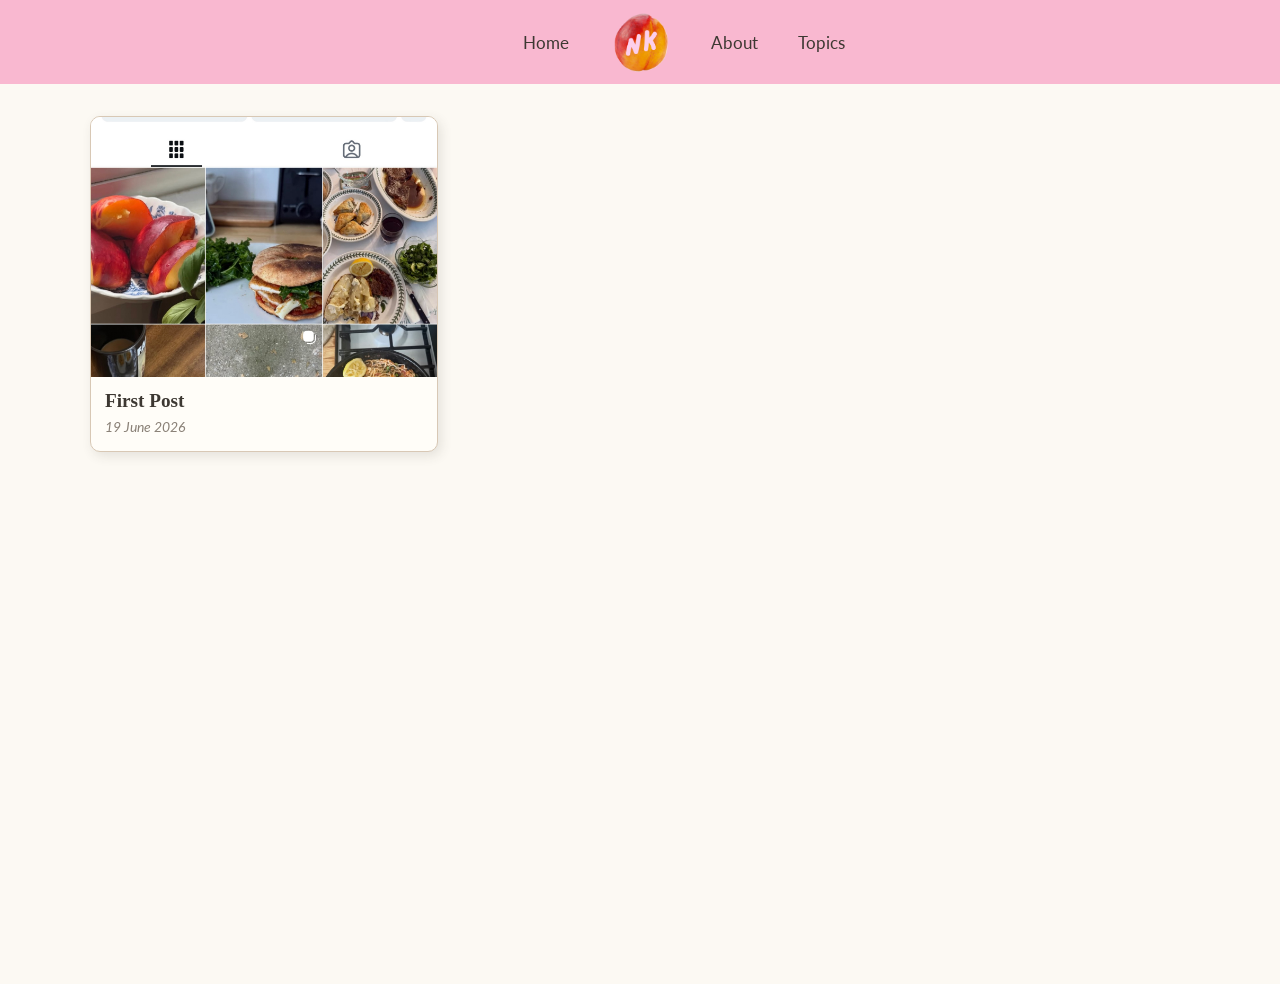
<file: index.html>
<!DOCTYPE html>
<html lang="en">
<head>
  <meta charset="UTF-8">
  <meta name="viewport" content="width=device-width, initial-scale=1.0">

  <!-- Change site title here -->
  <title>eatnektarines — Home</title>

  <!-- =====================================================
       STYLESHEETS — order matters, do not rearrange
       ===================================================== -->
  <link rel="stylesheet" href="styles/fonts.css">
  <link rel="stylesheet" href="styles/colors.css">
  <link rel="stylesheet" href="styles/base.css">
  <link rel="stylesheet" href="styles/banner.css">
  <link rel="stylesheet" href="styles/cards.css">
  <link rel="stylesheet" href="styles/responsive.css">

  <!-- Favicon — change to your own favicon path -->
  <!-- <link rel="icon" href="assets/images/logo/favicon.ico"> -->
</head>

<body>

  <!-- =====================================================
       SITE HEADER — banner is injected here by banner-html.js
       ===================================================== -->
  <div id="site-header"></div>

  <!-- =====================================================
       MAIN CONTENT
       ===================================================== -->
  <main class="page-content">

    <!-- Blog cards grid — filled dynamically by cards.js -->
    <!-- All posts from posts-data.js appear here, newest first -->
    <div class="cards-grid" id="home-cards-grid"></div>

  </main>

  <!-- =====================================================
       SCRIPTS — load data first, then renderers, then banner
       ===================================================== -->

  <!-- Data files — edit these to add posts and topics -->
  <script src="scripts/posts-data.js"></script>
  <script src="scripts/topics-data.js"></script>

  <!-- Renderer scripts -->
  <script src="scripts/cards.js"></script>

  <!-- Banner injector — ROOT_PATH stays '' for root-level pages -->
  <script>var ROOT_PATH = '';</script>
  <script src="scripts/banner-html.js"></script>

  <!-- Render ALL posts on home page (no topic filter) -->
  <script>
    document.addEventListener('DOMContentLoaded', function () {
      renderCards('home-cards-grid', null);  // null = show all topics
    });
  </script>

</body>
</html>
</file>
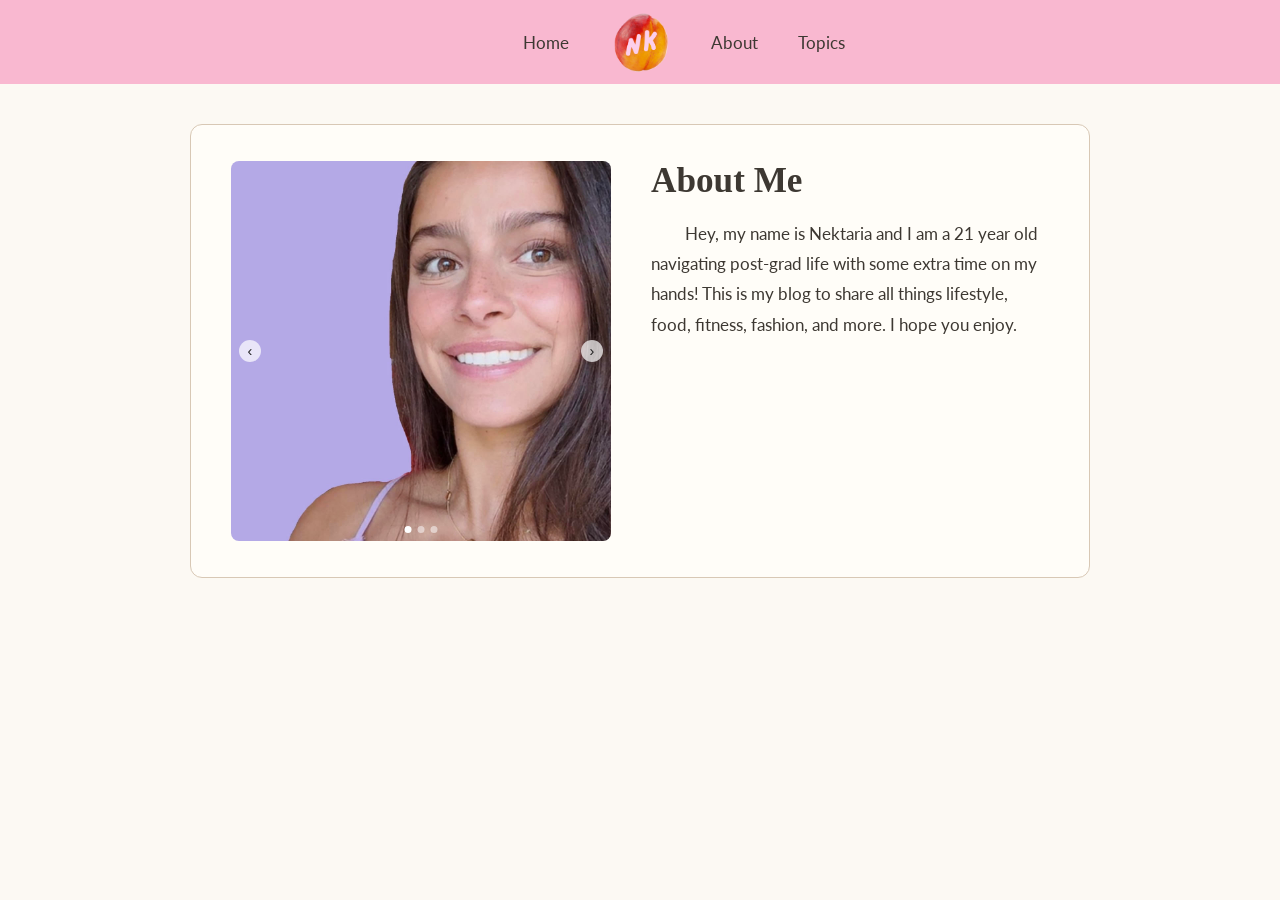
<file: about.html>
<!DOCTYPE html>
<html lang="en">
<head>
  <meta charset="UTF-8">
  <meta name="viewport" content="width=device-width, initial-scale=1.0">

  <!-- Change page title here -->
  <title>eatnektarines — About</title>

  <link rel="stylesheet" href="styles/fonts.css">
  <link rel="stylesheet" href="styles/colors.css">
  <link rel="stylesheet" href="styles/base.css">
  <link rel="stylesheet" href="styles/banner.css">
  <link rel="stylesheet" href="styles/about.css">
  <link rel="stylesheet" href="styles/responsive.css">
</head>

<body>

  <!-- Banner injected here -->
  <div id="site-header"></div>

  <!-- =====================================================
       ABOUT PAGE CONTENT
       Edit everything below — photo, heading, and bio text.
       ===================================================== -->
  <main class="page-content">

    <div class="about-card">

      <div class="about-photo">
        <div class="about-slideshow">
          <div class="slideshow-track" id="slideshow-track">
            <img src="assets/images/about/purple_selfie.jpg" alt="Purple selfie">
            <img src="assets/images/about/me_spetses.jpg" alt="Me in Spetses">
            <img src="assets/images/about/young_me_eating.jpg" alt="Young me eating">
          </div>
          <button class="slide-btn slide-prev" id="slide-prev">&#8249;</button>
          <button class="slide-btn slide-next" id="slide-next">&#8250;</button>
          <div class="slideshow-dots" id="slideshow-dots"></div>
        </div>
      </div>

      <!-- ---- ABOUT TEXT ---- -->
      <div class="about-text">

        <!-- Change heading here -->
        <h1 class="about-heading">About Me</h1>

        <!-- Change your bio text here -->
        <p class="about-body">
          Hey, my name is Nektaria and I am a 21 year old navigating post-grad life with 
          some extra time on my hands! This is my blog to share all things lifestyle, 
          food, fitness, fashion, and more. I hope you enjoy. 
        </p>

        <!-- Add more paragraphs below if needed: -->
        <!--
        <p class="about-body">
          Second paragraph goes here...
        </p>
        -->

      </div>

    </div>

  </main>

  <!-- Scripts -->
  <script src="scripts/posts-data.js"></script>
  <script src="scripts/topics-data.js"></script>
  <script>var ROOT_PATH = '';</script>
  <script src="scripts/banner-html.js"></script>

  <script>
    document.addEventListener('DOMContentLoaded', function () {
      var track   = document.getElementById('slideshow-track');
      var dotsBox = document.getElementById('slideshow-dots');
      if (!track) return;

      var images  = track.querySelectorAll('img');
      var total   = images.length;
      var current = 0;

      images.forEach(function (_, i) {
        var dot = document.createElement('button');
        dot.className = 'slideshow-dot' + (i === 0 ? ' active' : '');
        dot.setAttribute('aria-label', 'Go to photo ' + (i + 1));
        dot.addEventListener('click', function () { goTo(i); });
        dotsBox.appendChild(dot);
      });

      function goTo(index) {
        current = (index + total) % total;
        track.style.transform = 'translateX(-' + (current * 100) + '%)';
        dotsBox.querySelectorAll('.slideshow-dot').forEach(function (d, i) {
          d.classList.toggle('active', i === current);
        });
      }

      document.getElementById('slide-prev').addEventListener('click', function () { goTo(current - 1); });
      document.getElementById('slide-next').addEventListener('click', function () { goTo(current + 1); });

    });
  </script>

</body>
</html>
</file>
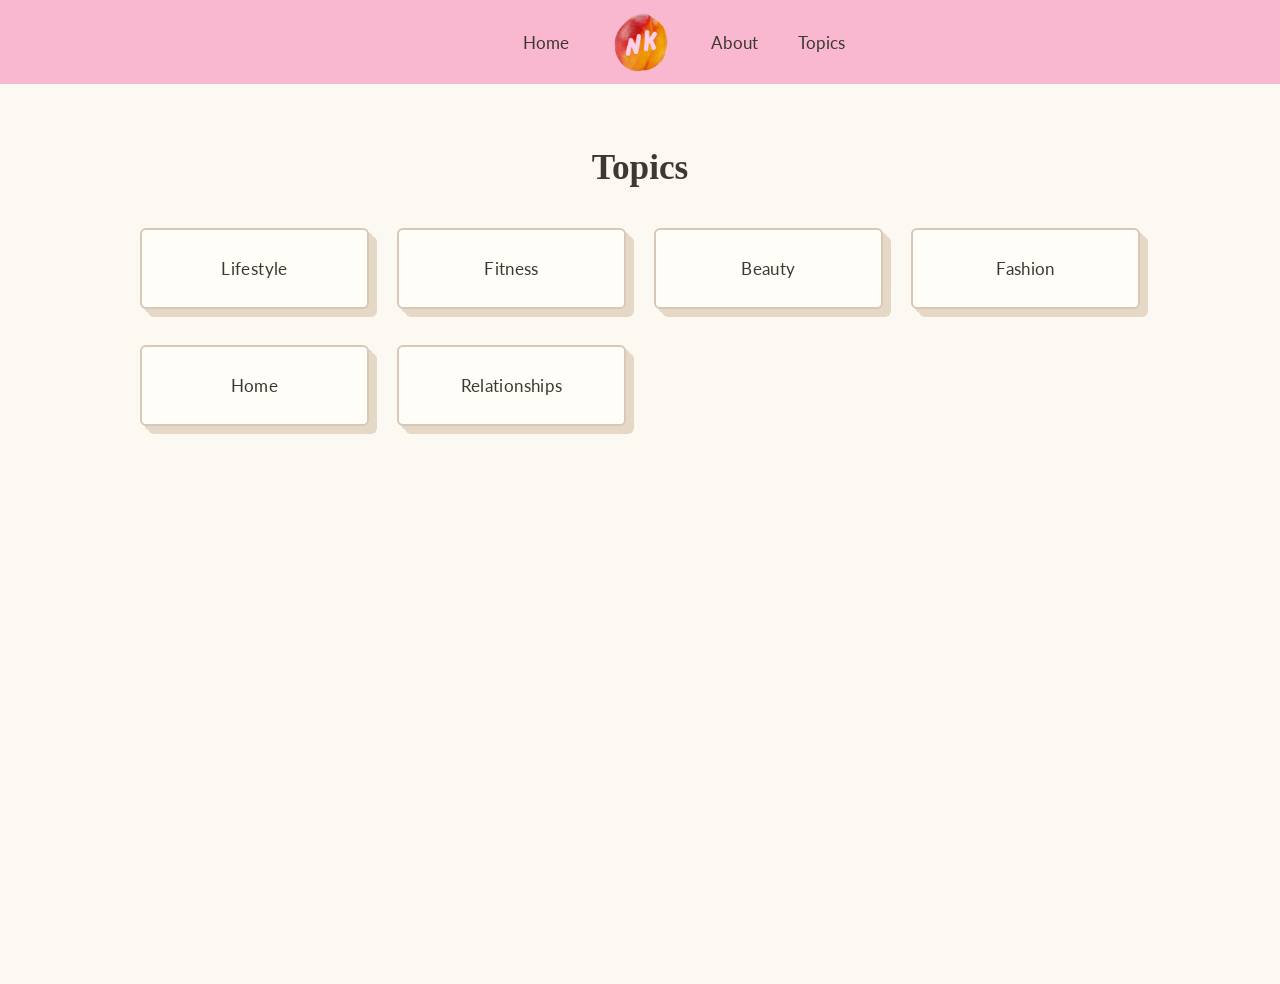
<file: topics.html>
<!DOCTYPE html>
<html lang="en">
<head>
  <meta charset="UTF-8">
  <meta name="viewport" content="width=device-width, initial-scale=1.0">
  <title>eatnektarines — Topics</title>
  <link rel="stylesheet" href="styles/fonts.css">
  <link rel="stylesheet" href="styles/colors.css">
  <link rel="stylesheet" href="styles/base.css">
  <link rel="stylesheet" href="styles/banner.css">
  <link rel="stylesheet" href="styles/cards.css">
  <link rel="stylesheet" href="styles/topics.css">
  <link rel="stylesheet" href="styles/responsive.css">
</head>
<body>

  <div id="site-header"></div>

  <main class="page-content">
    <h1 class="topics-page-title">Topics</h1>
    <!-- Topic cards injected here by topics.js -->
    <div class="topics-grid" id="topics-grid"></div>
  </main>

  <script src="scripts/posts-data.js"></script>
  <script src="scripts/topics-data.js"></script>
  <script src="scripts/topics.js"></script>
  <script>var ROOT_PATH = '';</script>
  <script src="scripts/banner-html.js"></script>
  <script>
    document.addEventListener('DOMContentLoaded', function () {
      renderTopics('topics-grid');
    });
  </script>

</body>
</html>
</file>
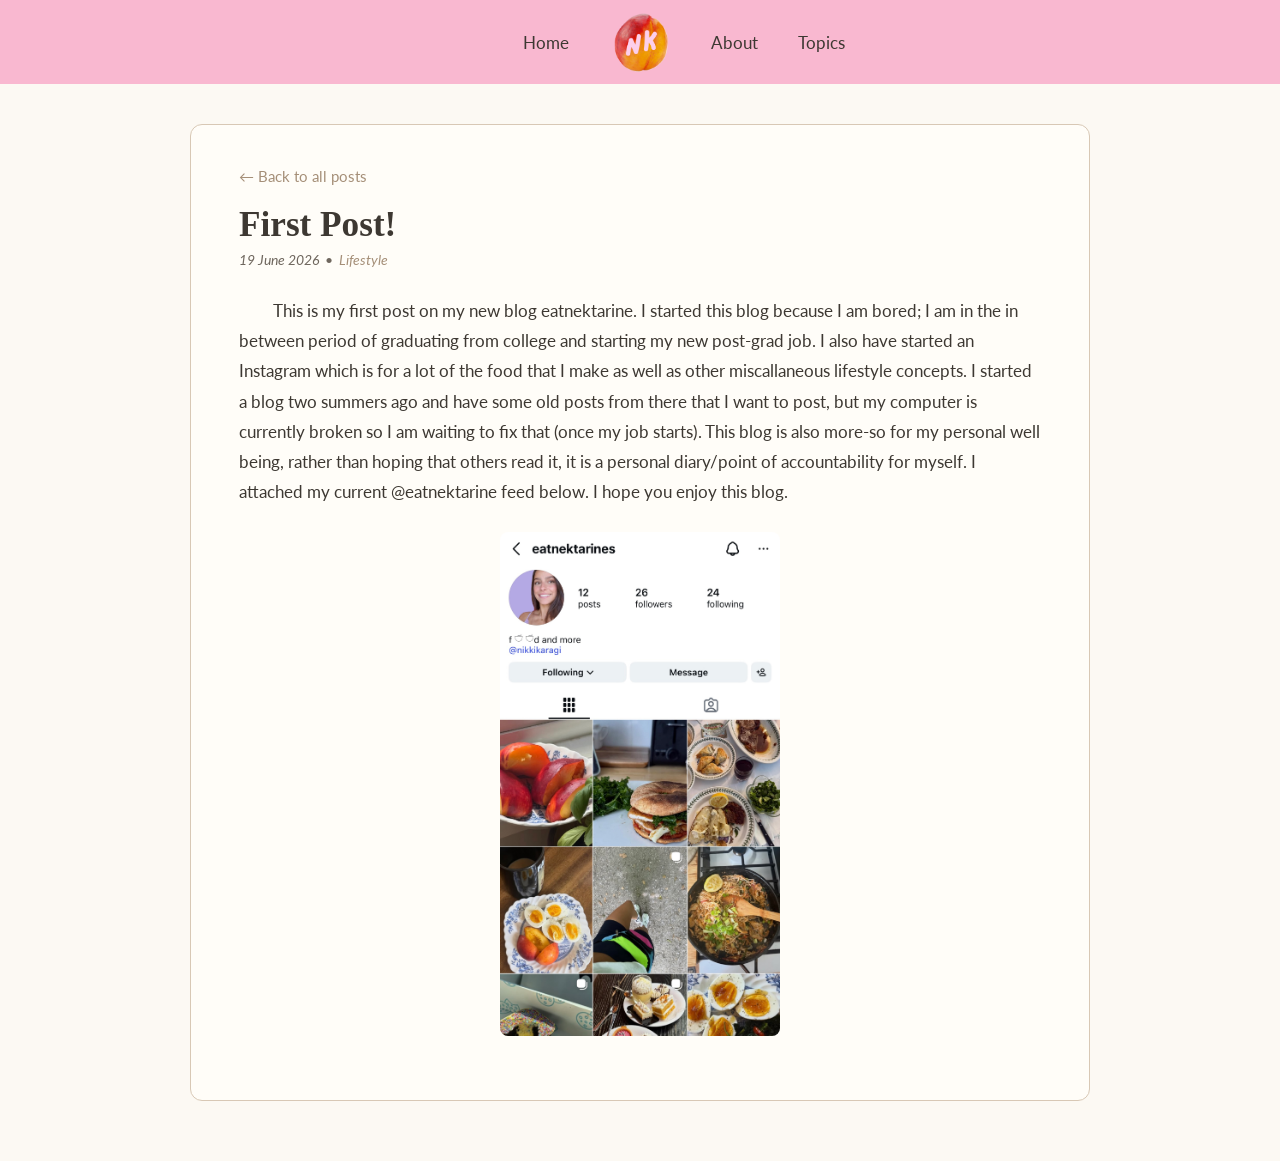
<file: posts/26-06-12_first-post.html>
<!DOCTYPE html>
<html lang="en">
<head>
  <meta charset="UTF-8">
  <meta name="viewport" content="width=device-width, initial-scale=1.0">
  <!-- Change this title to match your post title -->
  <title>eatnektarines — My Favorite Summer Table Settings</title>
  <link rel="stylesheet" href="../styles/fonts.css">
  <link rel="stylesheet" href="../styles/colors.css">
  <link rel="stylesheet" href="../styles/base.css">
  <link rel="stylesheet" href="../styles/banner.css">
  <link rel="stylesheet" href="../styles/post.css">
  <link rel="stylesheet" href="../styles/responsive.css">
</head>
<body>

  <div id="site-header"></div>

  <main class="page-content">
    <div class="post-wrapper">

      <!-- Back link -->
      <a class="post-back-link" href="../index.html">&larr; Back to all posts</a>

      <!-- =====================================================
           POST HEADER — change title and metadata here
           ===================================================== -->
      <h1 class="post-title">First Post!</h1>
      <p class="post-meta">
        19 June 2026 &nbsp;&bull;&nbsp;
        <a href="../topics/lifestyle.html">Lifestyle</a>
      </p>

      <!-- =====================================================
           POST BODY — write your blog content here.
           IMAGE FORMATTING GUIDE

           1. IMAGE FLOATED RIGHT — text wraps around left side:
              <div class="post-image-right">
                <img src="../assets/images/posts/FOLDER/IMAGE.jpg" alt="description">
              </div>
              <p>This text will wrap around the left side of the image...</p>

           2. IMAGE FLOATED LEFT — text wraps around right side:
              <div class="post-image-left">
                <img src="../assets/images/posts/FOLDER/IMAGE.jpg" alt="description">
              </div>
              <p>This text will wrap around the right side of the image...</p>

           3. IMAGE CENTERED BELOW TEXT — full width, no wrapping:
              <p>Your text paragraph above...</p>
              <div class="post-image-full">
                <img src="../assets/images/posts/FOLDER/IMAGE.jpg" alt="description">
              </div>
              <p>Text continues below the image...</p>

           4. IMAGE CENTERED, SMALLER (e.g. portrait/phone screenshot):
              <div class="post-image-center">
                <img src="../assets/images/posts/FOLDER/IMAGE.jpg" alt="description">
              </div>

           5. TWO IMAGES SIDE BY SIDE:
              <div class="post-image-row">
                <img src="../assets/images/posts/FOLDER/IMAGE1.jpg" alt="description">
                <img src="../assets/images/posts/FOLDER/IMAGE2.jpg" alt="description">
              </div>

           TIPS:
           - Put floated images BEFORE the paragraph you want beside them
           - Put post-image-full AFTER the paragraph above it
           - To stop text wrapping after a float, add: <div class="post-clear"></div>
           ===================================================== -->

      <div class="post-body">

        <p>
          This is my first post on my new blog eatnektarine. I started this blog because I am bored; I am in 
          the in between period of graduating from college and starting my new post-grad job. 
          I also have started an Instagram which is for a lot of the food that I make as well as other miscallaneous
          lifestyle concepts. I started a blog two summers ago and have some old posts from there that I want to post, 
          but my computer is currently broken so I am waiting to fix that (once my job starts). This blog is also more-so for my personal well being, 
          rather than hoping that others read it, it is a personal diary/point of accountability for myself. 
          I attached my current @eatnektarine feed below. I hope you enjoy this blog. 
        </p>

        <!-- Right-floated image example -->
        <div class="post-image-center">
          <img src="../assets/images/posts/26-06-12_first-post/phonto.jpg" alt="Eatnektarine insta">
        </div>

      </div>
      <!-- end .post-body -->

    </div>
    <!-- end .post-wrapper -->
  </main>

  <script src="../scripts/posts-data.js"></script>
  <script src="../scripts/topics-data.js"></script>
  <script>var ROOT_PATH = '../';</script>
  <script src="../scripts/banner-html.js"></script>

</body>
</html>
</file>
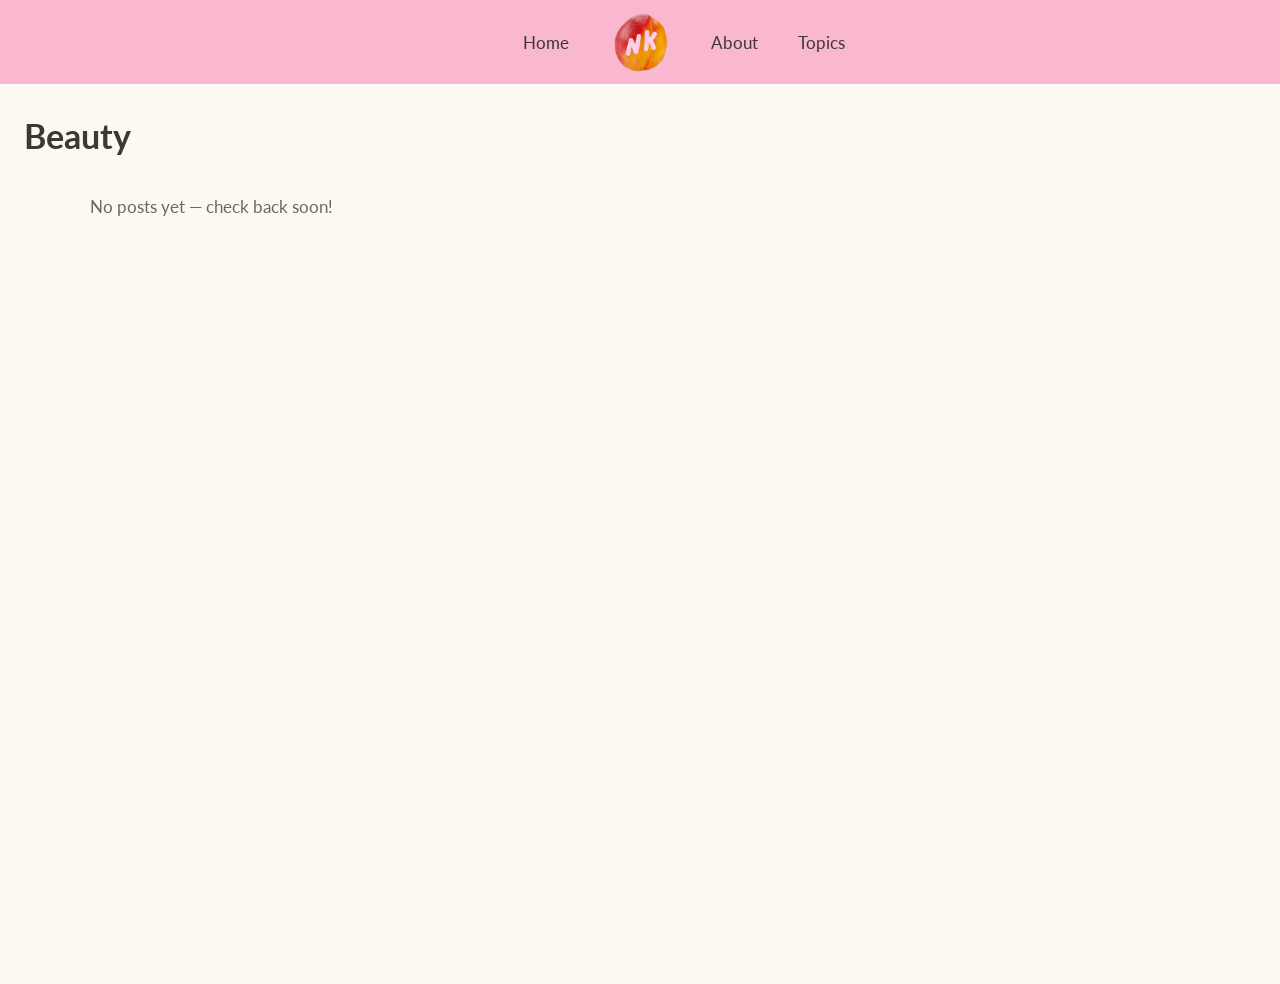
<file: topics/beauty.html>
<!DOCTYPE html>
<html lang="en">
<head>
  <meta charset="UTF-8">
  <meta name="viewport" content="width=device-width, initial-scale=1.0">
  <!-- Change page title here — e.g. "NK Blog — Beauty" -->
  <title>NK Blog — Beauty</title>
  <link rel="stylesheet" href="../styles/fonts.css">
  <link rel="stylesheet" href="../styles/colors.css">
  <link rel="stylesheet" href="../styles/base.css">
  <link rel="stylesheet" href="../styles/banner.css">
  <link rel="stylesheet" href="../styles/cards.css">
  <link rel="stylesheet" href="../styles/responsive.css">
</head>
<body>

  <div id="site-header"></div>

  <main class="page-content">
    <!-- Change the heading to match this topic -->
    <h1 class="topics-page-title" id="topic-heading">Beauty</h1>
    <div class="cards-grid" id="topic-cards-grid"></div>
  </main>

  <script src="../scripts/posts-data.js"></script>
  <script src="../scripts/topics-data.js"></script>
  <script src="../scripts/cards.js"></script>
  <script>var ROOT_PATH = '../';</script>
  <script src="../scripts/banner-html.js"></script>
  <script>
    document.addEventListener('DOMContentLoaded', function () {
      /* Change 'beauty' below to match this file's topic id */
      renderCards('topic-cards-grid', 'beauty');
    });
  </script>

</body>
</html>
</file>
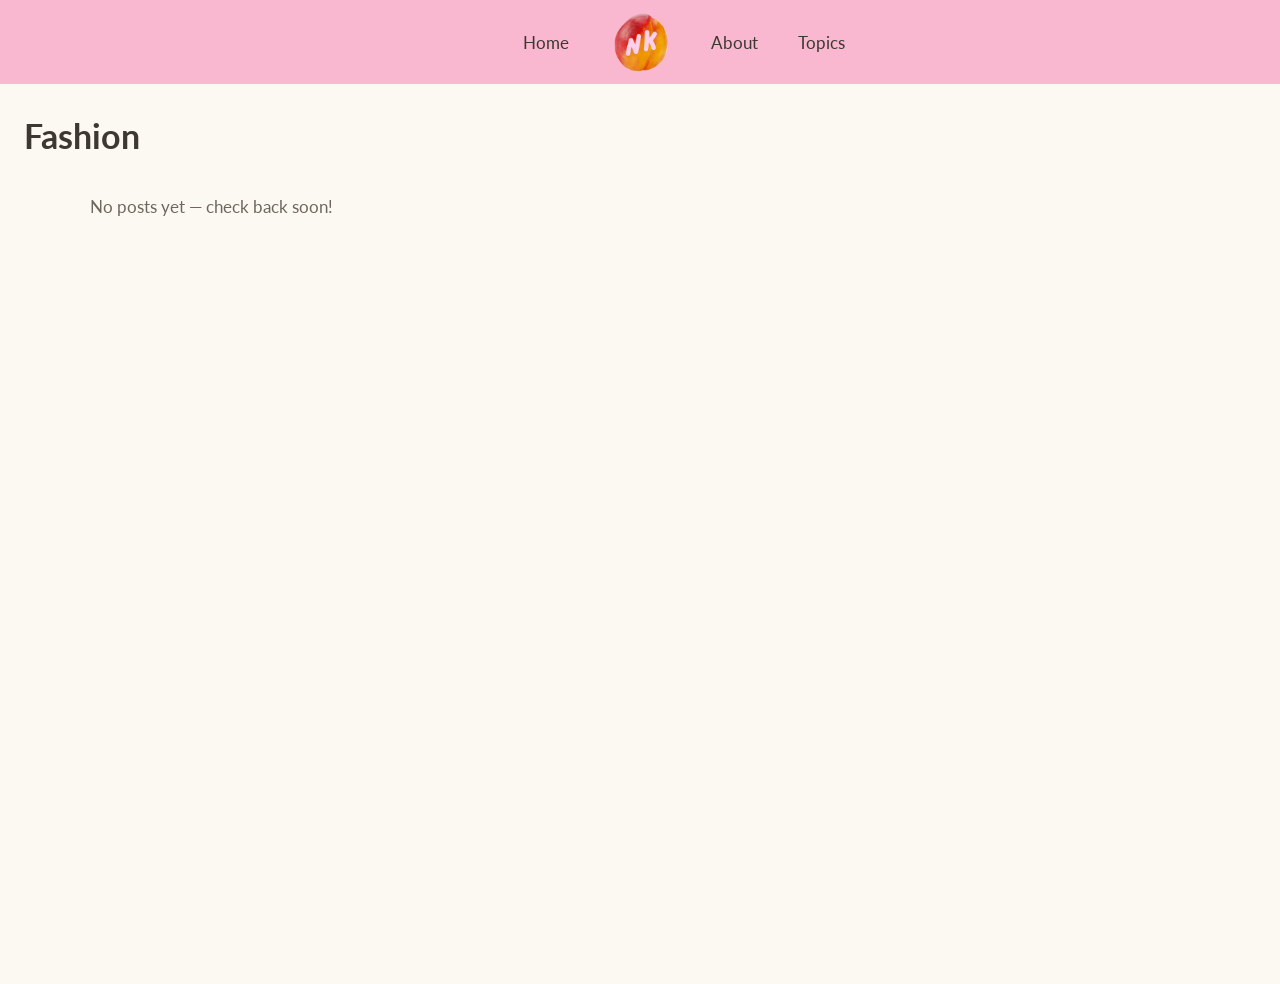
<file: topics/fashion.html>
<!DOCTYPE html>
<html lang="en">
<head>
  <meta charset="UTF-8">
  <meta name="viewport" content="width=device-width, initial-scale=1.0">
  <!-- Change page title here — e.g. "NK Blog — Fashion" -->
  <title>NK Blog — Fashion</title>
  <link rel="stylesheet" href="../styles/fonts.css">
  <link rel="stylesheet" href="../styles/colors.css">
  <link rel="stylesheet" href="../styles/base.css">
  <link rel="stylesheet" href="../styles/banner.css">
  <link rel="stylesheet" href="../styles/cards.css">
  <link rel="stylesheet" href="../styles/responsive.css">
</head>
<body>

  <div id="site-header"></div>

  <main class="page-content">
    <!-- Change the heading to match this topic -->
    <h1 class="topics-page-title" id="topic-heading">Fashion</h1>
    <div class="cards-grid" id="topic-cards-grid"></div>
  </main>

  <script src="../scripts/posts-data.js"></script>
  <script src="../scripts/topics-data.js"></script>
  <script src="../scripts/cards.js"></script>
  <script>var ROOT_PATH = '../';</script>
  <script src="../scripts/banner-html.js"></script>
  <script>
    document.addEventListener('DOMContentLoaded', function () {
      /* Change 'fashion' below to match this file's topic id */
      renderCards('topic-cards-grid', 'fashion');
    });
  </script>

</body>
</html>
</file>
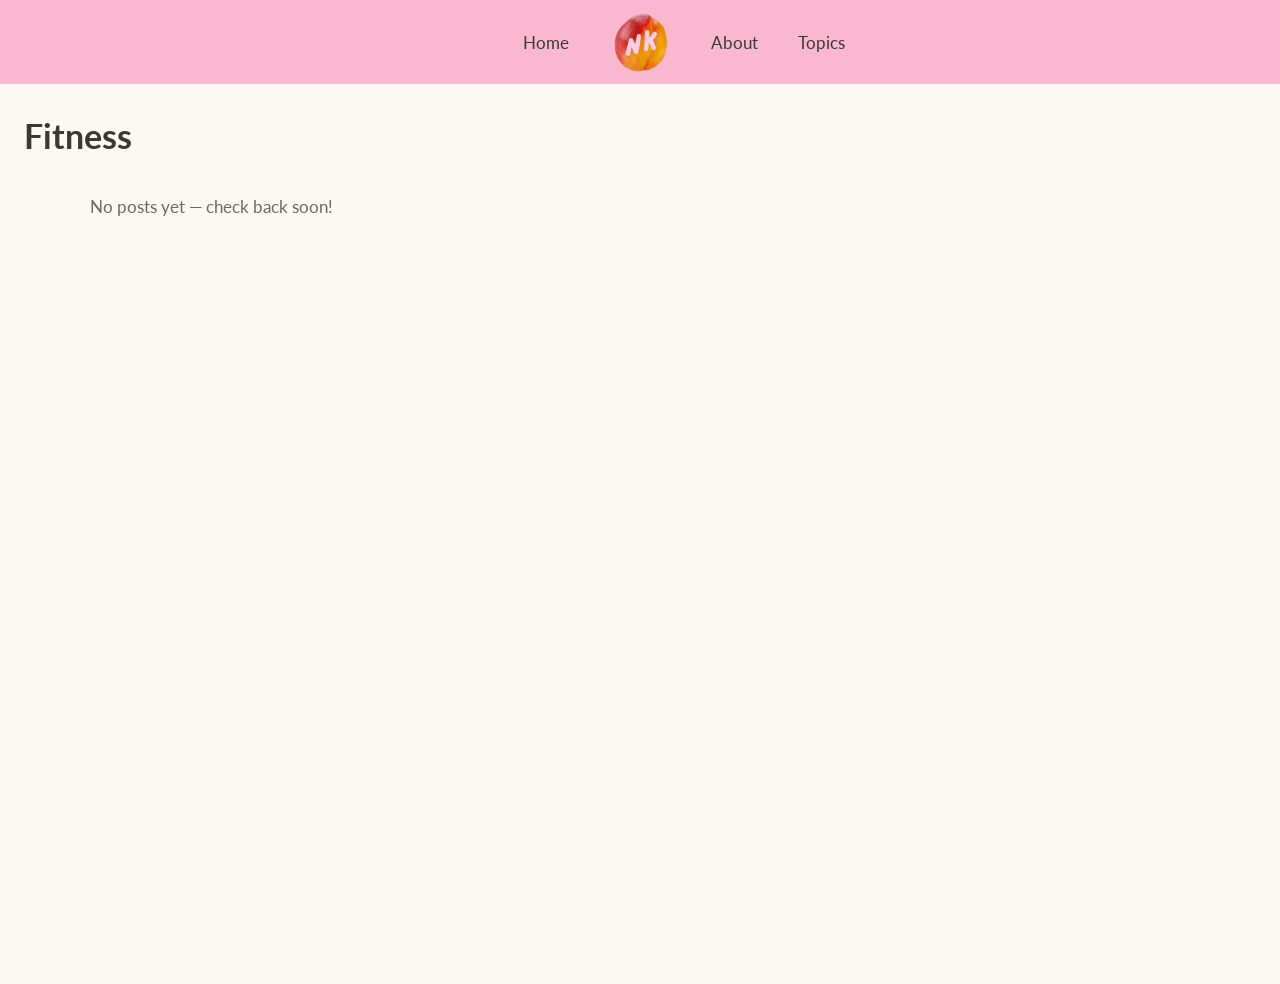
<file: topics/fitness.html>
<!DOCTYPE html>
<html lang="en">
<head>
  <meta charset="UTF-8">
  <meta name="viewport" content="width=device-width, initial-scale=1.0">
  <!-- Change page title here — e.g. "NK Blog — Fitness" -->
  <title>NK Blog — Fitness</title>
  <link rel="stylesheet" href="../styles/fonts.css">
  <link rel="stylesheet" href="../styles/colors.css">
  <link rel="stylesheet" href="../styles/base.css">
  <link rel="stylesheet" href="../styles/banner.css">
  <link rel="stylesheet" href="../styles/cards.css">
  <link rel="stylesheet" href="../styles/responsive.css">
</head>
<body>

  <div id="site-header"></div>

  <main class="page-content">
    <!-- Change the heading to match this topic -->
    <h1 class="topics-page-title" id="topic-heading">Fitness</h1>
    <div class="cards-grid" id="topic-cards-grid"></div>
  </main>

  <script src="../scripts/posts-data.js"></script>
  <script src="../scripts/topics-data.js"></script>
  <script src="../scripts/cards.js"></script>
  <script>var ROOT_PATH = '../';</script>
  <script src="../scripts/banner-html.js"></script>
  <script>
    document.addEventListener('DOMContentLoaded', function () {
      /* Change 'fitness' below to match this file's topic id */
      renderCards('topic-cards-grid', 'fitness');
    });
  </script>

</body>
</html>
</file>
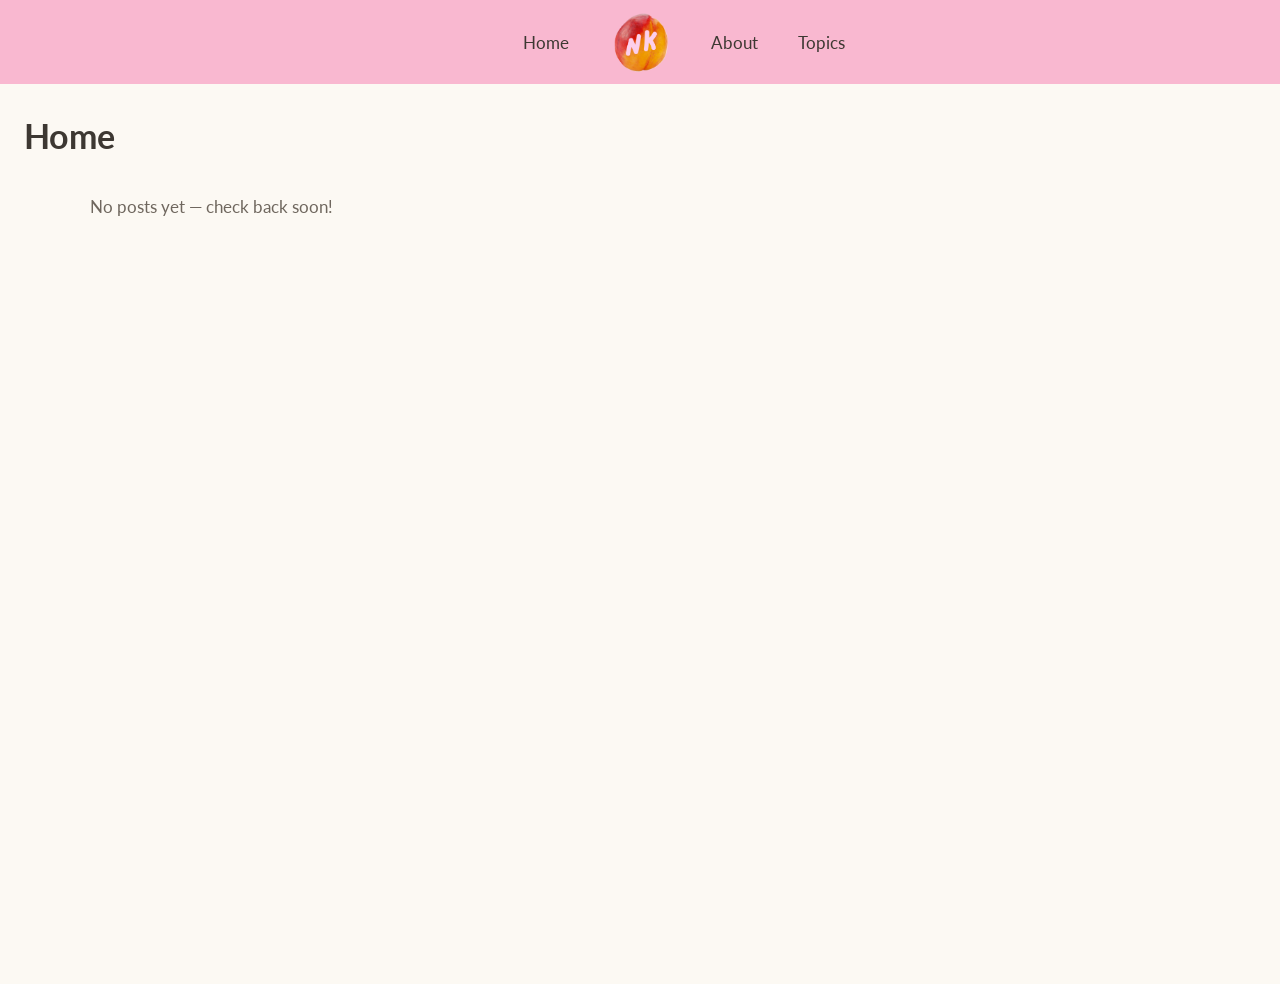
<file: topics/home.html>
<!DOCTYPE html>
<html lang="en">
<head>
  <meta charset="UTF-8">
  <meta name="viewport" content="width=device-width, initial-scale=1.0">
  <!-- Change page title here — e.g. "NK Blog — Home" -->
  <title>NK Blog — Home</title>
  <link rel="stylesheet" href="../styles/fonts.css">
  <link rel="stylesheet" href="../styles/colors.css">
  <link rel="stylesheet" href="../styles/base.css">
  <link rel="stylesheet" href="../styles/banner.css">
  <link rel="stylesheet" href="../styles/cards.css">
  <link rel="stylesheet" href="../styles/responsive.css">
</head>
<body>

  <div id="site-header"></div>

  <main class="page-content">
    <!-- Change the heading to match this topic -->
    <h1 class="topics-page-title" id="topic-heading">Home</h1>
    <div class="cards-grid" id="topic-cards-grid"></div>
  </main>

  <script src="../scripts/posts-data.js"></script>
  <script src="../scripts/topics-data.js"></script>
  <script src="../scripts/cards.js"></script>
  <script>var ROOT_PATH = '../';</script>
  <script src="../scripts/banner-html.js"></script>
  <script>
    document.addEventListener('DOMContentLoaded', function () {
      /* Change 'home' below to match this file's topic id */
      renderCards('topic-cards-grid', 'home');
    });
  </script>

</body>
</html>
</file>
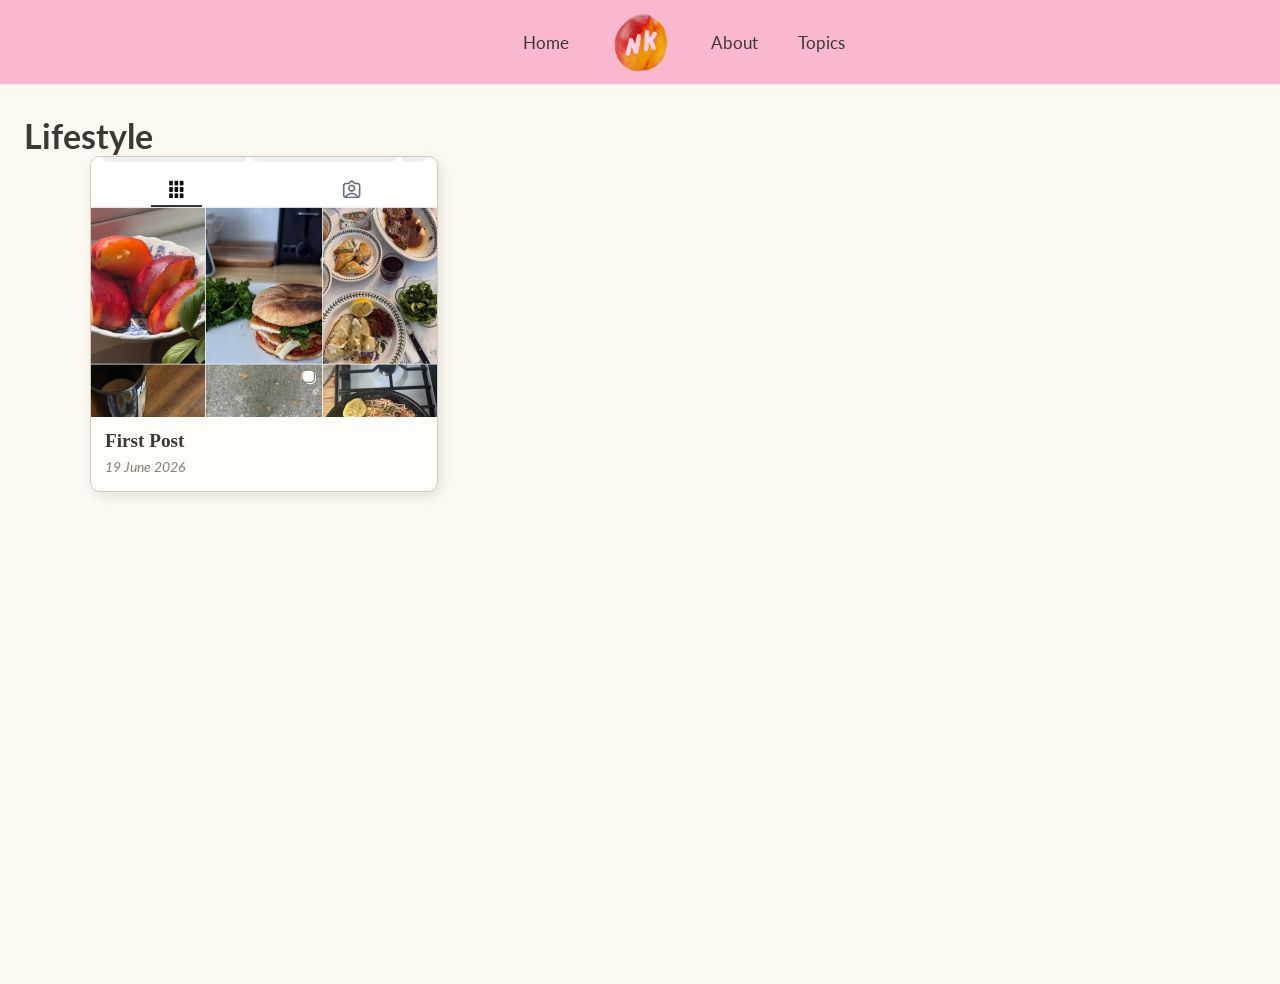
<file: topics/lifestyle.html>
<!DOCTYPE html>
<html lang="en">
<head>
  <meta charset="UTF-8">
  <meta name="viewport" content="width=device-width, initial-scale=1.0">
  <!-- Change page title here — e.g. "NK Blog — Lifestyle" -->
  <title>NK Blog — Lifestyle</title>
  <link rel="stylesheet" href="../styles/fonts.css">
  <link rel="stylesheet" href="../styles/colors.css">
  <link rel="stylesheet" href="../styles/base.css">
  <link rel="stylesheet" href="../styles/banner.css">
  <link rel="stylesheet" href="../styles/cards.css">
  <link rel="stylesheet" href="../styles/responsive.css">
</head>
<body>

  <div id="site-header"></div>

  <main class="page-content">
    <!-- Change the heading to match this topic -->
    <h1 class="topics-page-title" id="topic-heading">Lifestyle</h1>
    <div class="cards-grid" id="topic-cards-grid"></div>
  </main>

  <script src="../scripts/posts-data.js"></script>
  <script src="../scripts/topics-data.js"></script>
  <script src="../scripts/cards.js"></script>
  <script>var ROOT_PATH = '../';</script>
  <script src="../scripts/banner-html.js"></script>
  <script>
    document.addEventListener('DOMContentLoaded', function () {
      /* Change 'lifestyle' below to match this file's topic id */
      renderCards('topic-cards-grid', 'lifestyle');
    });
  </script>

</body>
</html>
</file>
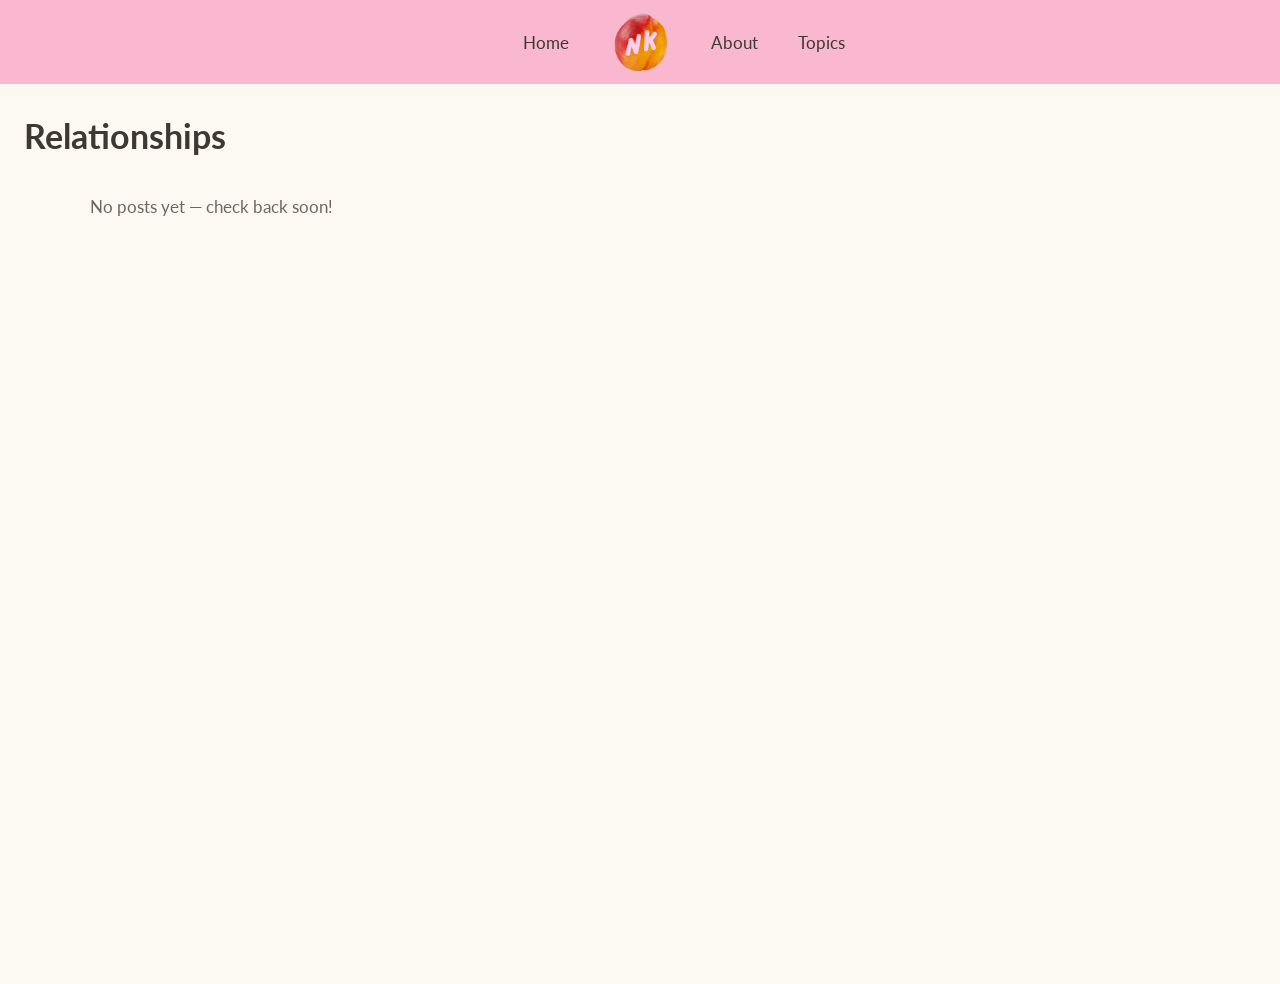
<file: topics/relationships.html>
<!DOCTYPE html>
<html lang="en">
<head>
  <meta charset="UTF-8">
  <meta name="viewport" content="width=device-width, initial-scale=1.0">
  <!-- Change page title here — e.g. "NK Blog — Relationships" -->
  <title>NK Blog — Relationships</title>
  <link rel="stylesheet" href="../styles/fonts.css">
  <link rel="stylesheet" href="../styles/colors.css">
  <link rel="stylesheet" href="../styles/base.css">
  <link rel="stylesheet" href="../styles/banner.css">
  <link rel="stylesheet" href="../styles/cards.css">
  <link rel="stylesheet" href="../styles/responsive.css">
</head>
<body>

  <div id="site-header"></div>

  <main class="page-content">
    <!-- Change the heading to match this topic -->
    <h1 class="topics-page-title" id="topic-heading">Relationships</h1>
    <div class="cards-grid" id="topic-cards-grid"></div>
  </main>

  <script src="../scripts/posts-data.js"></script>
  <script src="../scripts/topics-data.js"></script>
  <script src="../scripts/cards.js"></script>
  <script>var ROOT_PATH = '../';</script>
  <script src="../scripts/banner-html.js"></script>
  <script>
    document.addEventListener('DOMContentLoaded', function () {
      /* Change 'relationships' below to match this file's topic id */
      renderCards('topic-cards-grid', 'relationships');
    });
  </script>

</body>
</html>
</file>
<file: styles/fonts.css>
/* ============================================================
   FONTS.CSS — All font choices live here.
   Swap out any font-family or import URL to change fonts site-wide.
   ============================================================ */

/* --- FONT IMPORTS ---
   To use a Google Font:
   1. Go to fonts.google.com and find a font you like
   2. Copy the @import URL and paste it below, replacing the existing one
   ------------------------------------------------------------ */

/* Change display/heading font import here */
@import url('https://fonts.googleapis.com/css2?family=Caveat:wght@400;600;700&display=swap');

/* Change body font import here */
@import url('https://fonts.googleapis.com/css2?family=Lato:ital,wght@0,300;0,400;0,700;1,300&display=swap');


/* ============================================================
   FONT VARIABLES — Used across all CSS files
   ============================================================ */

:root {

  /* --- BANNER / NAV FONT --- */
  --font-nav: 'Cormorant', cursive;           /* Change banner nav font here */
  --font-nav-size: 1.6rem;                 /* Change banner nav font size here */
  --font-nav-weight: 600;                  /* Change banner nav font weight here */

  /* --- BLOG CARD TITLE FONT --- */
  --font-card-title: 'Cormorant', cursive;    /* Change blog card title font here */
  --font-card-title-size: 1.2rem;          /* Change blog card title size here */
  --font-card-title-weight: 600;           /* Change blog card title weight here */

  /* --- BLOG CARD DATE FONT --- */
  --font-card-date: 'Lato', sans-serif;    /* Change blog card date font here */
  --font-card-date-size: 0.85rem;          /* Change blog card date size here */

  /* --- TOPIC CARD LABEL FONT --- */
  --font-topic-label: 'Lato', sans-serif;  /* Change topic card label font here */
  --font-topic-label-size: 1.05rem;        /* Change topic card label size here */

  /* --- PAGE HEADINGS (h1, h2) --- */
  --font-heading: 'Cormorant', cursive;       /* Change page heading font here */
  --font-heading-size-h1: 2.2rem;          /* Change H1 size here */
  --font-heading-size-h2: 1.6rem;          /* Change H2 size here */

  /* --- BODY / PARAGRAPH TEXT --- */
  --font-body: 'Lato', sans-serif;         /* Change body paragraph font here */
  --font-body-size: 1.05rem;              /* Change body font size here */
  --font-body-line-height: 1.8;           /* Change body line height here */

  /* --- ABOUT PAGE --- */
  --font-about-heading: 'Cormorant', cursive; /* Change About page heading font here */
  --font-about-body: 'Lato', sans-serif;   /* Change About page body font here */

}
</file>
<file: styles/colors.css>
/* ============================================================
   COLORS.CSS — All site colors live here.
   Change any value below to update the color everywhere on the site.
   ============================================================ */

:root {

  /* --- TOP BANNER --- */
  --color-banner-bg: #f9b8d0;           /* Change banner background color here */
  --color-banner-text: #3D3832;          /* Change banner nav text color here */

  /* --- PAGE BACKGROUND --- */
  --color-page-bg: #FCF9F3;             /* Change main page background here */

  /* --- BLOG POST CARDS (the little squares on home/topic pages) --- */
  --color-card-bg: #FFFDF8;             /* Change blog card background color here */
  --color-card-border: #D8C8B5;         /* Change blog card border color here */
  --color-card-shadow: rgba(61, 56, 50, 0.12); /* Change blog card shadow color here */
  --color-card-title: #3D3832;          /* Change blog card title text color here */
  --color-card-date: #8A8177;           /* Change blog card date text color here */

  /* --- TOPIC CATEGORY CARDS (Topics page squares) --- */
  --color-topic-card-bg: #FFFDF8;       /* Change topic card background here */
  --color-topic-card-border: #D8C8B5;   /* Change topic card border here */
  --color-topic-card-shadow-1: #E6D8C6; /* Change topic card back shadow here */
  --color-topic-card-shadow-2: #E6D8C6; /* Change topic card second shadow here */
  --color-topic-card-text: #3D3832;     /* Change topic card label text here */

  /* --- ABOUT PAGE --- */
  --color-about-card-bg: #FFFDF8;       /* Change about card background here */
  --color-about-card-border: #D8C8B5;   /* Change about card border here */

  /* --- BLOG POST PAGE --- */
  --color-post-card-bg: #FFFDF8;        /* Change blog post page card background here */
  --color-post-card-border: #D8C8B5;    /* Change blog post page card border here */

  /* --- MOBILE MENU OVERLAY --- */
  --color-mobile-menu-bg: #F8F3EA;      /* Change mobile hamburger menu background here */
  --color-mobile-menu-text: #3D3832;    /* Change mobile hamburger menu text color here */

  /* --- GENERAL TEXT --- */
  --color-text-primary: #3D3832;        /* Change main body text color here */
  --color-text-secondary: #6F675E;      /* Change secondary/subtitle text color here */

  /* --- LINKS --- */
  --color-link: #3D3832;                /* Change link text color here */
  --color-link-hover: #A58F78;          /* Change link hover color here */

}
</file>
<file: styles/base.css>
/* ============================================================
   BASE.CSS — Global resets and base styles.
   These apply to every page. Change carefully.
   ============================================================ */

/* Box-sizing reset — makes padding/border part of element width */
*, *::before, *::after {
  box-sizing: border-box;
  margin: 0;
  padding: 0;
}

/* Base HTML/body */
html {
  font-size: 16px;              /* Change root font size here (affects rem units) */
  scroll-behavior: smooth;
}

body {
  font-family: var(--font-body);
  font-size: var(--font-body-size);
  color: var(--color-text-primary);
  background-color: var(--color-page-bg);
  min-height: 100vh;
  -webkit-font-smoothing: antialiased;
}

/* Remove default list styles */
ul, ol {
  list-style: none;
}

/* Make images responsive by default */
img {
  max-width: 100%;
  height: auto;
  display: block;
}

/* Remove default anchor styles */
a {
  color: var(--color-link);
  text-decoration: none;
}

/* Sticky top — banner stays at top of viewport on scroll */
.site-header {
  position: sticky;             /* Change to 'relative' if you don't want sticky banner */
  top: 0;
  z-index: 100;
  width: 100%;
}
</file>
<file: styles/banner.css>
/* ============================================================
   BANNER.CSS — Styles for the top banner / navigation bar.
   Applies to desktop and mobile layouts.
   ============================================================ */

/* ---- DESKTOP BANNER ---- */

.banner {
  /* Change banner background color in colors.css → --color-banner-bg */
  background-color: var(--color-banner-bg);

  /* Optional: use a banner background IMAGE instead of a color.
     Uncomment the lines below and set the image path.
     Comment out background-color above if using an image. */
  /* background-image: url('../assets/images/banner/banner-bg.jpg'); */
  /* background-size: cover; */
  /* background-position: center; */

  display: flex;
  align-items: center;
  justify-content: center;        /* centers the logo */
  position: relative;
  padding: 10px 30px;
  width: 100%;
  box-sizing: border-box;
  min-height: 80px;               /* Change banner height here */
}

/* Nav links sit on either side of the logo */
.banner-nav {
  display: flex;
  align-items: center;
  gap: 40px;                      /* Change spacing between nav items here */
  position: absolute;
  left: 50%;
  transform: translateX(-50%);
  width: 100%;
  justify-content: center;
  pointer-events: none;           /* let clicks pass through to links */
}

.banner-nav a {
  pointer-events: all;
  font-family: var(--font-nav);
  font-size: var(--font-nav-size);
  font-weight: var(--font-nav-weight);
  color: var(--color-banner-text);
  text-decoration: none;
  letter-spacing: 0.03em;
  transition: color 0.2s;
}

.banner-nav a:hover {
  color: var(--color-link-hover);  /* Change nav hover color in colors.css */
}

/* Logo image centered in banner */
.banner-logo {
  position: relative;
  z-index: 2;
  display: flex;
  align-items: center;
}

.banner-logo img {
  height: 64px;                   /* Change logo size here */
  width: auto;
  display: block;
}

/* Space out Home/About/Topics around the logo */
.nav-left {
  flex: 1;
  display: flex;
  justify-content: flex-end;
  padding-right: 40px;
}

.nav-right {
  flex: 1;
  display: flex;
  justify-content: flex-start;
  padding-left: 40px;
  gap: 40px;
}

.banner-inner {
  display: flex;
  align-items: center;
  justify-content: center;
  width: 100%;
  max-width: 1200px;
}


/* ---- MOBILE BANNER ---- */

.mobile-banner {
  display: none;                  /* Hidden on desktop — shown in responsive.css */
  background-color: var(--color-banner-bg);
  align-items: center;
  justify-content: space-between;
  padding: 10px 16px;
  min-height: 60px;
  width: 100%;
  box-sizing: border-box;
  position: relative;
}

.mobile-banner-logo img {
  height: 44px;                   /* Change mobile logo size here */
  width: auto;
}

/* Hamburger icon — three dashes */
.hamburger-btn {
  background: none;
  border: none;
  cursor: pointer;
  display: flex;
  flex-direction: column;
  gap: 5px;
  padding: 6px;
}

.hamburger-btn span {
  display: block;
  width: 26px;
  height: 3px;
  background-color: var(--color-banner-text);  /* Change hamburger bar color in colors.css */
  border-radius: 2px;
  transition: background-color 0.2s;
}

/* Mobile slide-in menu overlay */
.mobile-menu {
  display: none;
  position: fixed;
  top: 0; right: 0; bottom: 0; left: 0;
  background-color: var(--color-mobile-menu-bg);
  z-index: 1000;
  flex-direction: column;
  align-items: center;
  justify-content: center;
  gap: 36px;
}

.mobile-menu.open {
  display: flex;
}

.mobile-menu a {
  font-family: var(--font-nav);
  font-size: 2.2rem;              /* Change mobile menu link size here */
  font-weight: 600;
  color: var(--color-mobile-menu-text);
  text-decoration: none;
  letter-spacing: 0.04em;
}

.mobile-menu a:hover {
  color: var(--color-link-hover);
}

/* Close (X) button inside mobile menu */
.mobile-menu-close {
  position: absolute;
  top: 18px;
  right: 22px;
  background: none;
  border: none;
  font-size: 2rem;
  cursor: pointer;
  color: var(--color-mobile-menu-text);
  line-height: 1;
}
</file>
<file: styles/cards.css>
/* ============================================================
   CARDS.CSS — Styles for blog post cards (the pink squares)
   shown on the Home page and Topic pages.
   ============================================================ */

/* ---- PAGE WRAPPER ---- */

.page-content {
  background-color: var(--color-page-bg);   /* Change page background in colors.css */
  min-height: 100vh;
  padding: 32px 24px 60px;                  /* Change page padding here */
  box-sizing: border-box;
}

/* ---- BLOG CARD GRID ---- */

.cards-grid {
  display: grid;
  /* Desktop: 3 columns. Change the number below to add/remove columns */
  grid-template-columns: repeat(3, 1fr);
  gap: 28px;                                /* Change gap between cards here */
  max-width: 1100px;                        /* Change max width of grid here */
  margin: 0 auto;
}


/* ---- INDIVIDUAL BLOG CARD ---- */

.blog-card {
  background-color: var(--color-card-bg);   /* Change card background in colors.css */
  border: 1.5px solid var(--color-card-border); /* Change card border in colors.css */
  border-radius: 10px;                      /* Change card corner roundness here */
  box-shadow: 3px 4px 12px var(--color-card-shadow); /* Change card shadow in colors.css */
  overflow: hidden;
  cursor: pointer;
  text-decoration: none;
  display: flex;
  flex-direction: column;
  transition: transform 0.18s, box-shadow 0.18s;
}

.blog-card:hover {
  transform: translateY(-4px);              /* Change card hover lift amount here */
  box-shadow: 5px 8px 20px var(--color-card-shadow);
}

/* Card thumbnail image */
.blog-card-image {
  width: 100%;
  aspect-ratio: 4 / 3;                     /* Change image aspect ratio here */
  object-fit: cover;
  display: block;
  background-color: #f0d6e0;               /* Fallback color if image missing */
}

/* Card text area below the image */
.blog-card-body {
  padding: 12px 14px 16px;                 /* Change card inner padding here */
  flex: 1;
  display: flex;
  flex-direction: column;
  gap: 6px;
}

/* Card title */
.blog-card-title {
  font-family: var(--font-card-title);
  font-size: var(--font-card-title-size);
  font-weight: var(--font-card-title-weight);
  color: var(--color-card-title);           /* Change card title color in colors.css */
  margin: 0;
  line-height: 1.3;

  /* Truncate long titles with ellipsis */
  display: -webkit-box;
  -webkit-line-clamp: 2;
  -webkit-box-orient: vertical;
  overflow: hidden;
}

/* Card date */
.blog-card-date {
  font-family: var(--font-card-date);
  font-size: var(--font-card-date-size);
  color: var(--color-card-date);            /* Change card date color in colors.css */
  font-style: italic;
  margin: 0;
}

/* Card excerpt (shown when no image is available) */
.blog-card-excerpt {
  font-family: var(--font-body);
  font-size: 0.9rem;
  color: var(--color-text-secondary);
  margin: 4px 0 0;
  line-height: 1.5;

  /* Show only a few lines then ellipsis */
  display: -webkit-box;
  -webkit-line-clamp: 3;                    /* Change number of excerpt lines here */
  -webkit-box-orient: vertical;
  overflow: hidden;
}

/* Card category badge (small label like "Lifestyle") */
.blog-card-category {
  display: inline-block;
  font-family: var(--font-body);
  font-size: 0.75rem;
  font-weight: 700;
  text-transform: uppercase;
  letter-spacing: 0.07em;
  background-color: var(--color-card-border);
  color: #fff;
  padding: 2px 8px;
  border-radius: 20px;
  margin-bottom: 2px;
  width: fit-content;
}
</file>
<file: styles/responsive.css>
/* ============================================================
   RESPONSIVE.CSS — Mobile and tablet breakpoints.
   This file makes the site look good on all screen sizes.
   Rules here OVERRIDE desktop styles at smaller widths.
   ============================================================ */


/* ============================================================
   TABLET — screens up to 900px wide
   ============================================================ */

@media (max-width: 900px) {

  /* Blog cards: 2 columns on tablet */
  .cards-grid {
    grid-template-columns: repeat(2, 1fr); /* Change tablet columns here */
    gap: 20px;
  }

  /* Topics grid: 2 columns on tablet */
  .topics-grid {
    grid-template-columns: repeat(2, 1fr); /* Change tablet topic columns here */
    gap: 28px 20px;
    padding: 30px 0 40px;
  }

  /* About card: stack photo on top of text */
  .about-card {
    flex-direction: column;
    align-items: center;
    padding: 28px 24px;
    gap: 24px;
    margin: 24px 16px 40px;
  }

  .about-photo {
    width: 220px;                          /* Change tablet about photo width here */
  }

  /* Blog post: smaller padding */
  .post-wrapper {
    padding: 28px 24px;
    margin: 20px 16px 40px;
  }

  /* Float images become full width on tablet */
  .post-image-right,
  .post-image-left {
    float: none;
    width: 100%;
    max-width: 100%;
    margin: 20px 0;
  }

}


/* ============================================================
   MOBILE — screens up to 600px wide
   ============================================================ */

@media (max-width: 600px) {

  /* ---- HIDE desktop banner, SHOW mobile banner ---- */
  .banner {
    display: none !important;
  }

  .mobile-banner {
    display: flex !important;
  }

  /* ---- PAGE CONTENT ---- */
  .page-content {
    padding: 20px 12px 48px;               /* Change mobile page padding here */
  }

  /* Blog cards: 1 column on mobile */
  .cards-grid {
    grid-template-columns: 1fr;            /* Change mobile columns here (1 = single column) */
    gap: 16px;
  }

  /* Topics grid: 2 columns on mobile (fits nicely) */
  .topics-grid {
    grid-template-columns: repeat(2, 1fr); /* Change mobile topic columns here */
    gap: 24px 16px;
    padding: 20px 0 36px;
  }

  /* About card: tighter on mobile */
  .about-card {
    flex-direction: column;
    align-items: center;
    padding: 20px 16px;
    margin: 16px 8px 36px;
    gap: 20px;
  }

  .about-photo {
    width: 160px;                          /* Change mobile about photo width here */
  }

  .about-heading {
    font-size: 1.6rem;                     /* Change mobile about heading size here */
  }

  /* Blog post page */
  .post-wrapper {
    padding: 20px 16px;
    margin: 12px 8px 36px;
    border-radius: 8px;
  }

  .post-title {
    font-size: 1.6rem;                     /* Change mobile post title size here */
  }

  .post-image-right,
  .post-image-left {
    float: none;
    width: 100%;
    max-width: 100%;
    margin: 16px 0;
  }

  /* Topics heading */
  .topics-page-title {
    font-size: 1.5rem;                     /* Change mobile topics heading size here */
  }

  /* Topic card: smaller padding on mobile */
  .topic-card {
    padding: 20px 10px;
  }

  /* Blog card title: slightly smaller on mobile */
  .blog-card-title {
    font-size: 1.05rem;
  }

}
</file>
<file: styles/about.css>
/* ============================================================
   ABOUT.CSS — Styles for the About Me page
   ============================================================ */

/* ---- ABOUT CARD CONTAINER ---- */

.about-card {
  background-color: var(--color-about-card-bg);       /* Change about card bg in colors.css */
  border: 1px solid var(--color-about-card-border);   /* Change about card border in colors.css */
  border-radius: 12px;                                /* Change about card corner radius here */
  max-width: 900px;                                   /* Change about card max width here */
  margin: 40px auto 60px;                             /* Change about card vertical margin here */
  padding: 36px 40px;                                 /* Change about card inner padding here */
  display: flex;
  gap: 40px;                                          /* Change gap between photo and text here */
  align-items: flex-start;
  box-sizing: border-box;
}

/* ---- ABOUT PHOTO ---- */

.about-photo {
  flex-shrink: 0;
  width: 380px;                                       /* Change about photo width here */
}

.about-slideshow {
  position: relative;
  width: 100%;
  aspect-ratio: 1 / 1;
  border-radius: 8px;
  overflow: hidden;
}

.slideshow-track {
  display: flex;
  width: 100%;
  height: 100%;
  transition: transform 0.4s ease;
}

.slideshow-track img {
  min-width: 100%;
  width: 100%;
  height: 100%;
  object-fit: cover;
  display: block;
}

.slide-btn {
  position: absolute;
  top: 50%;
  transform: translateY(-50%);
  background: rgba(255,255,255,0.7);
  border: none;
  border-radius: 50%;
  width: 22px;
  height: 22px;
  font-size: 0.9rem;
  cursor: pointer;
  color: #222;
  display: flex;
  align-items: center;
  justify-content: center;
  z-index: 2;
}

.slide-btn:hover { background: rgba(255,255,255,0.95); }
.slide-prev { left: 8px; }
.slide-next { right: 8px; }

.slideshow-dots {
  position: absolute;
  bottom: 8px;
  left: 50%;
  transform: translateX(-50%);
  display: flex;
  gap: 6px;
  z-index: 2;
}

.slideshow-dot {
  width: 7px;
  height: 7px;
  border-radius: 50%;
  background: rgba(255,255,255,0.5);
  border: none;
  cursor: pointer;
  padding: 0;
  transition: background 0.2s;
}

.slideshow-dot.active { background: #fff; }

/* ---- ABOUT TEXT ---- */

.about-text {
  flex: 1;
}

.about-heading {
  font-family: var(--font-about-heading);             /* Change About heading font in fonts.css */
  font-size: var(--font-heading-size-h1);
  color: var(--color-text-primary);
  margin: 0 0 18px 0;                                 /* Change heading bottom margin here */
}

.about-body {
  font-family: var(--font-about-body);                /* Change About body font in fonts.css */
  font-size: var(--font-body-size);
  line-height: var(--font-body-line-height);
  color: var(--color-text-primary);
  text-indent: 2em;                                   /* Change paragraph indent here (or set to 0) */
  margin: 0;
}
</file>
<file: styles/topics.css>
/* ============================================================
   TOPICS.CSS — Styles for the Topics index page
   (the stacked card squares for Lifestyle, Fitness, Beauty, etc.)
   ============================================================ */

/* ---- TOPICS GRID ---- */

.topics-grid {
  display: grid;
  /* Desktop: 4 columns. Change the number to add/remove topic columns */
  grid-template-columns: repeat(4, 1fr);
  gap: 36px 28px;                           /* Change gap between topic cards here */
  max-width: 1000px;                        /* Change max width of topics grid here */
  margin: 0 auto;
  padding: 40px 0 60px;                     /* Change section padding here */
}

/* ---- TOPIC CARD (stacked paper look) ---- */

.topic-card-wrapper {
  position: relative;
  display: inline-block;
  width: 100%;
}

/* Back shadow layers (decorative stacked effect) */
.topic-card-wrapper::before,
.topic-card-wrapper::after {
  content: '';
  position: absolute;
  border-radius: 6px;
}

/* Second layer (furthest back, more offset) */
.topic-card-wrapper::before {
  background-color: var(--color-topic-card-shadow-1); /* Change back shadow color in colors.css */
  top: 8px;
  left: 8px;
  right: -8px;
  bottom: -8px;
}

/* First layer (middle) */
.topic-card-wrapper::after {
  background-color: var(--color-topic-card-shadow-2);
  top: 4px;
  left: 4px;
  right: -4px;
  bottom: -4px;
}

/* The front (main) card */
.topic-card {
  position: relative;
  z-index: 1;
  background-color: var(--color-topic-card-bg);       /* Change topic card bg in colors.css */
  border: 2px solid var(--color-topic-card-border);   /* Change topic card border in colors.css */
  border-radius: 6px;                                 /* Change topic card corner radius here */
  padding: 28px 16px;                                 /* Change topic card inner padding here */
  text-align: center;
  cursor: pointer;
  text-decoration: none;
  display: block;
  transition: transform 0.15s;
}

.topic-card:hover {
  transform: translateY(-3px) translateX(-3px);       /* Change hover lift direction here */
}

/* Topic label text */
.topic-card-label {
  font-family: var(--font-topic-label);
  font-size: var(--font-topic-label-size);
  font-weight: 400;
  color: var(--color-topic-card-text);                /* Change topic label color in colors.css */
  margin: 0;
  letter-spacing: 0.02em;
}

/* ---- TOPICS PAGE HEADING ---- */

.topics-page-title {
  font-family: var(--font-heading);
  font-size: var(--font-heading-size-h1);
  color: var(--color-text-primary);
  text-align: center;
  margin: 32px 0 0;                         /* Change heading top margin here */
}
</file>
<file: styles/post.css>
/* ============================================================
   POST.CSS — Styles for individual blog post pages
   ============================================================ */

/* ---- BLOG POST WRAPPER ---- */

.post-wrapper {
  background-color: var(--color-post-card-bg);        /* Change post card bg in colors.css */
  border: 1px solid var(--color-post-card-border);    /* Change post card border in colors.css */
  border-radius: 12px;                                /* Change post card corner radius here */
  max-width: 900px;                                   /* Change post max width here */
  margin: 40px auto 60px;                             /* Change post vertical margin here */
  padding: 40px 48px;                                 /* Change post inner padding here */
  box-sizing: border-box;
}

/* ---- POST HEADER ---- */

.post-title {
  font-family: var(--font-heading);
  font-size: var(--font-heading-size-h1);
  color: var(--color-text-primary);
  margin: 0 0 6px 0;
}

.post-meta {
  font-family: var(--font-body);
  font-size: 0.9rem;
  color: var(--color-text-secondary);
  font-style: italic;
  margin: 0 0 28px 0;
}

.post-meta a {
  color: var(--color-link-hover);
  text-decoration: none;
}

/* ---- POST BODY TEXT ---- */

.post-body {
  font-family: var(--font-body);
  font-size: var(--font-body-size);
  line-height: var(--font-body-line-height);
  color: var(--color-text-primary);
}

.post-body p {
  margin: 0 0 1.4em 0;
  text-indent: 2em;                                   /* Change paragraph indent here (or 0) */
}

.post-body p:first-child {
  text-indent: 2em;
}

/* ---- POST IMAGES ---- */

/* Image floated right next to text */
.post-image-right {
  float: right;
  margin: 0 0 20px 32px;                              /* Change image margin here */
  width: 40%;                                         /* Change float image width here */
  max-width: 340px;
}

/* Image floated left next to text */
.post-image-left {
  float: left;
  margin: 0 32px 20px 0;
  width: 40%;
  max-width: 340px;
}

/* Full-width image */
.post-image-full {
  width: 100%;
  margin: 24px 0;
}

/* All post images share these base styles */
.post-image-right img,
.post-image-left img,
.post-image-full img {
  width: 100%;
  height: auto;
  border-radius: 8px;                                 /* Change post image corner radius here */
  display: block;
  object-fit: cover;
}

/* Centered smaller image (good for phone screenshots, portraits) */
.post-image-center {
  width: 35%;                /* Change width here — 50% of post width */
  margin: 24px auto;
  display: block;
}

.post-image-center img { /* whole container width */
  width: 100%;
  height: auto;
  border-radius: 8px;
  display: block;
}

/* Two images side by side */
.post-image-row {
  display: flex;
  gap: 16px;                 /* Change gap between images here */
  margin: 24px 0;
}

.post-image-row img {
  width: 50%;
  height: auto;
  border-radius: 8px;
  object-fit: cover;
}

/* Clears float after a floated image */
.post-clear {
  clear: both;
}
/* Clearfix so floats don't overflow */
.post-body::after {
  content: '';
  display: table;
  clear: both;
}

/* ---- BACK LINK ---- */

.post-back-link {
  display: inline-block;
  font-family: var(--font-body);
  font-size: 0.95rem;
  color: var(--color-link-hover);
  text-decoration: none;
  margin-bottom: 20px;
}

.post-back-link:hover {
  text-decoration: underline;
}
</file>
